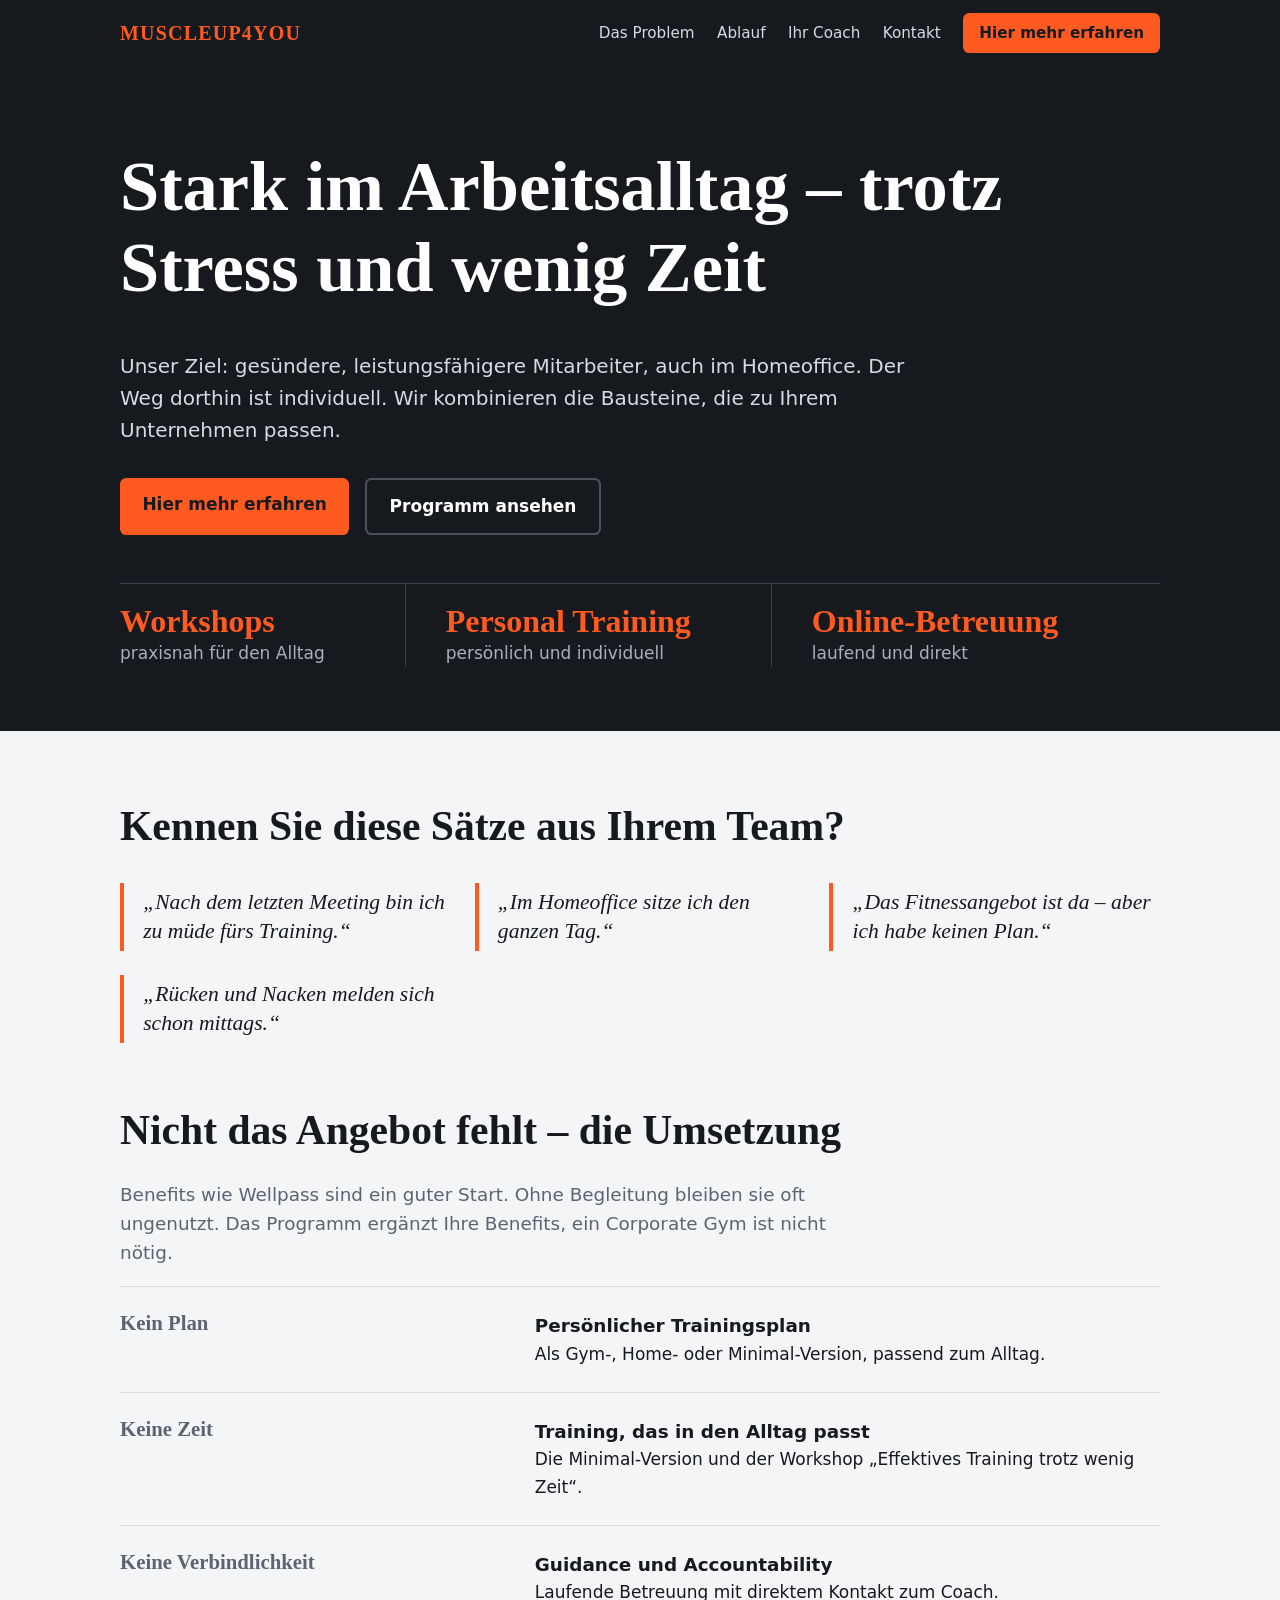
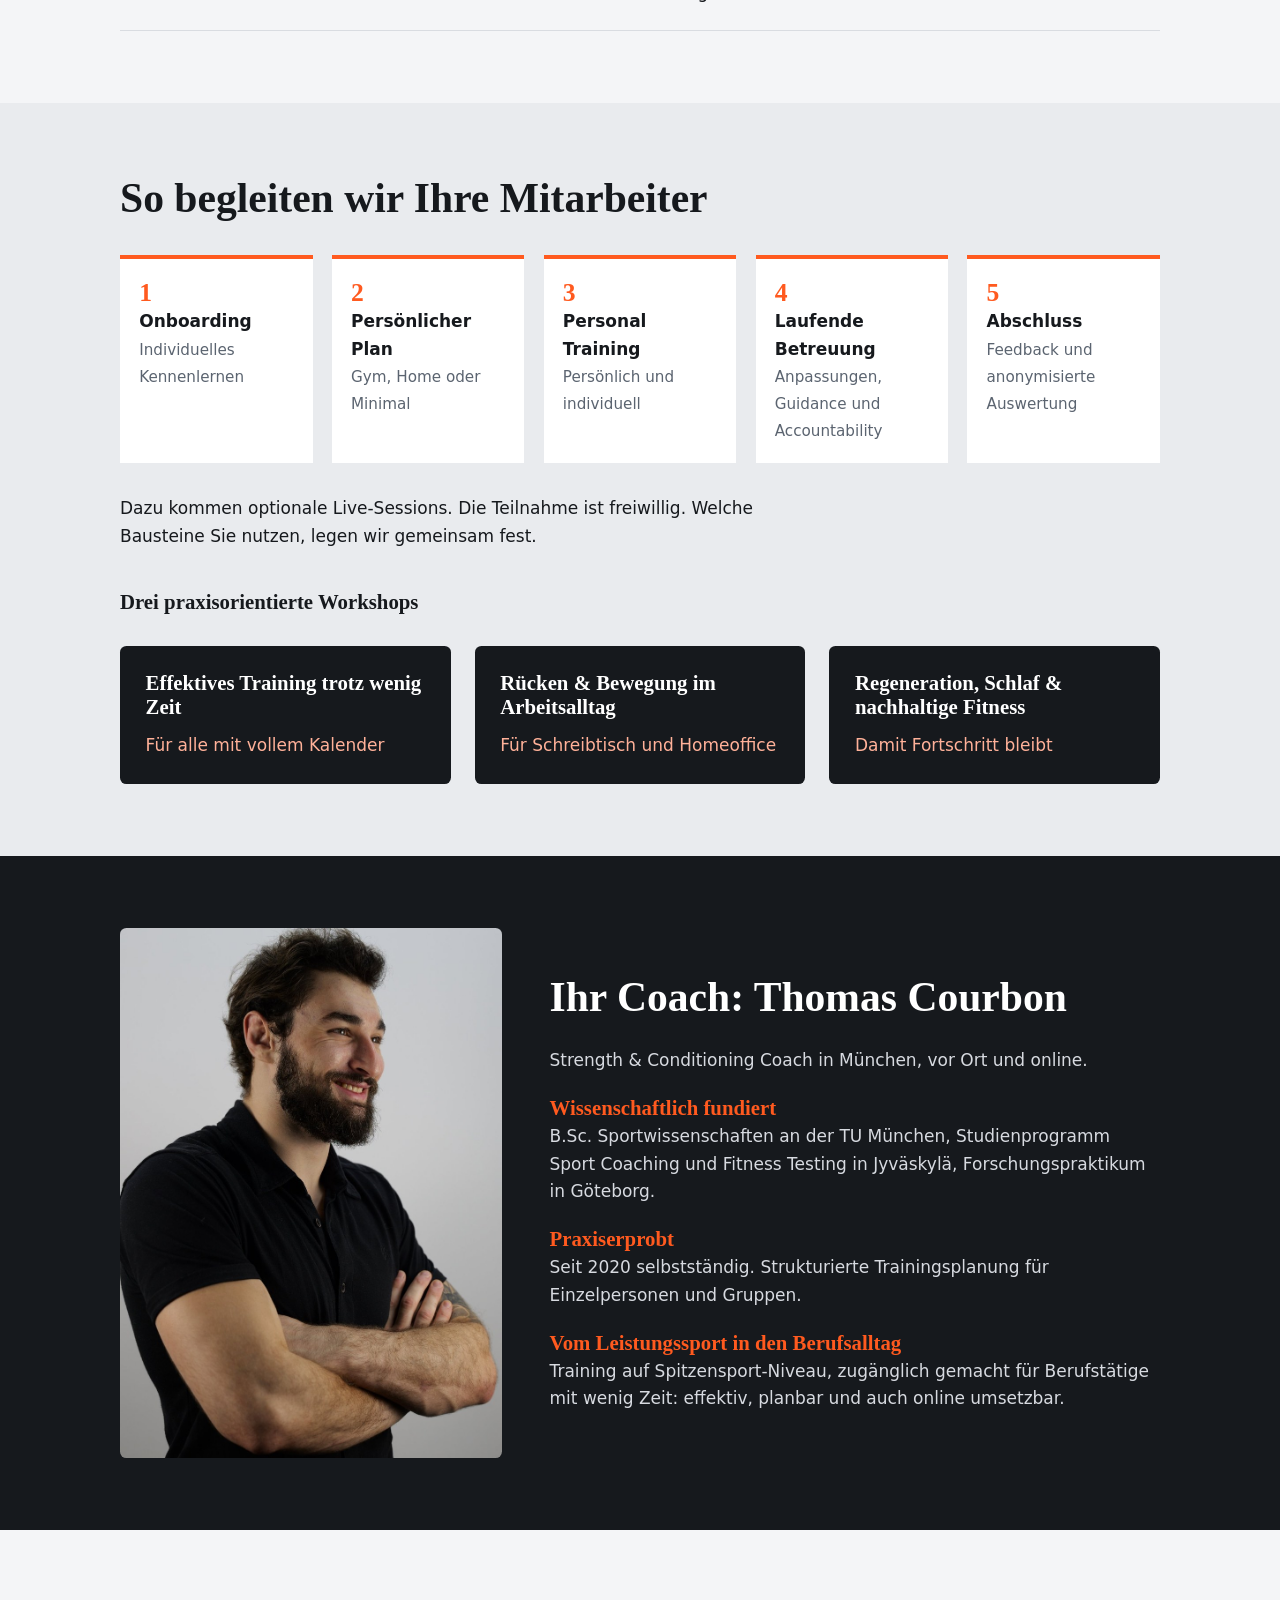
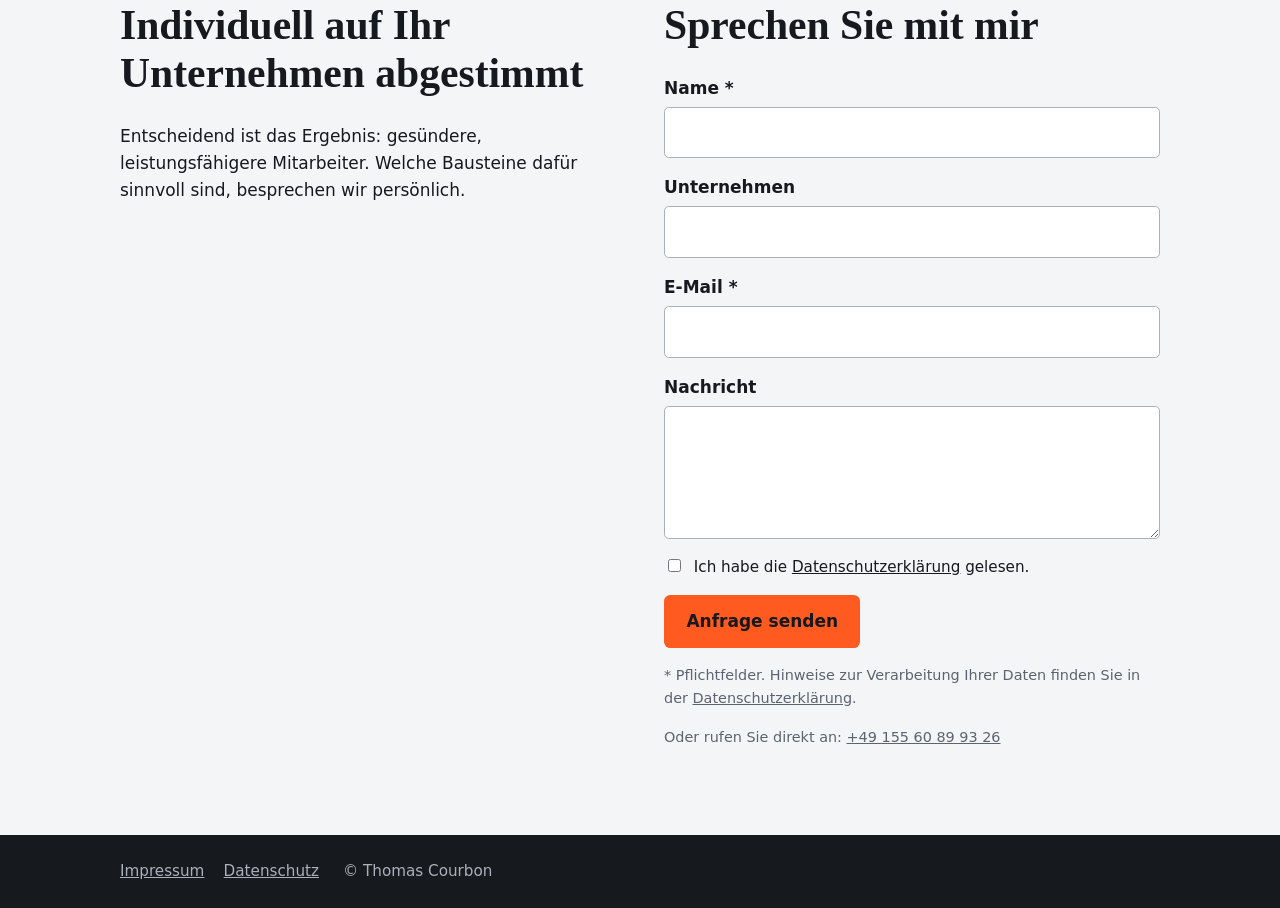
<file: index.html>
<!doctype html><html lang="de"><head><meta charset="utf-8"><meta name="viewport" content="width=device-width,initial-scale=1">
<title>Muscleup4you – Corporate Strength &amp; Performance</title>
<meta name="description" content="Gesündere, leistungsfähigere Mitarbeiter: Workshops, Personal Training und laufende Online-Betreuung, individuell auf Ihr Unternehmen abgestimmt.">
<meta property="og:title" content="Muscleup4you – Corporate Strength &amp; Performance"><meta property="og:description" content="Stark im Arbeitsalltag – trotz Stress und wenig Zeit."><meta property="og:type" content="website"><meta property="og:image" content="https://corporate.muscleupforyou.com/assets/thomas-courbon.jpg">
<link rel="icon" href="data:image/svg+xml,%3Csvg xmlns='http://www.w3.org/2000/svg' viewBox='0 0 32 32'%3E%3Crect width='32' height='32' rx='6' fill='%2316191d'/%3E%3Cpath d='M7 25V7h4l5 9 5-9h4v18h-4V14l-5 9-5-9v11z' fill='%23ff5a1f'/%3E%3C/svg%3E">
<link rel="stylesheet" href="style.css"></head><body>
<a class="skip" href="#main">Zum Inhalt springen</a>
<header><div class="wrap"><a class="logo" href="#">MUSCLEUP4YOU</a>
<nav aria-label="Hauptnavigation"><a href="#problem">Das Problem</a><a href="#ablauf">Ablauf</a><a href="#coach">Ihr Coach</a><a href="#kontakt">Kontakt</a><a class="btn" href="tel:+4915560899326">Hier mehr erfahren</a></nav></div></header>
<main id="main">
<section class="dark hero"><div class="wrap">
<h1>Stark im Arbeitsalltag – trotz Stress und wenig Zeit</h1>
<p>Unser Ziel: gesündere, leistungsfähigere Mitarbeiter, auch im Homeoffice. Der Weg dorthin ist individuell. Wir kombinieren die Bausteine, die zu Ihrem Unternehmen passen.</p>
<div class="btns"><a class="btn" href="tel:+4915560899326">Hier mehr erfahren</a><a class="btn ghost" href="#problem">Programm ansehen</a></div>
<dl class="facts"><div><dt>Workshops</dt><dd>praxisnah für den Alltag</dd></div><div><dt>Personal Training</dt><dd>persönlich und individuell</dd></div><div><dt>Online-Betreuung</dt><dd>laufend und direkt</dd></div></dl>
</div></section>

<section id="problem"><div class="wrap">
<h2>Kennen Sie diese Sätze aus Ihrem Team?</h2>
<div class="quotes"><blockquote>„Nach dem letzten Meeting bin ich zu müde fürs Training.“</blockquote><blockquote>„Im Homeoffice sitze ich den ganzen Tag.“</blockquote><blockquote>„Das Fitnessangebot ist da – aber ich habe keinen Plan.“</blockquote><blockquote>„Rücken und Nacken melden sich schon mittags.“</blockquote></div>
<h2>Nicht das Angebot fehlt – die Umsetzung</h2>
<p class="lead">Benefits wie Wellpass sind ein guter Start. Ohne Begleitung bleiben sie oft ungenutzt. Das Programm ergänzt Ihre Benefits, ein Corporate Gym ist nicht nötig.</p>
<div class="gap"><h3>Kein Plan</h3><p><strong>Persönlicher Trainingsplan</strong><br>Als Gym-, Home- oder Minimal-Version, passend zum Alltag.</p></div>
<div class="gap"><h3>Keine Zeit</h3><p><strong>Training, das in den Alltag passt</strong><br>Die Minimal-Version und der Workshop „Effektives Training trotz wenig Zeit“.</p></div>
<div class="gap"><h3>Keine Verbindlichkeit</h3><p><strong>Guidance und Accountability</strong><br>Laufende Betreuung mit direktem Kontakt zum Coach.</p></div>
</div></section>

<section id="ablauf" style="background:#e9ebee"><div class="wrap">
<h2>So begleiten wir Ihre Mitarbeiter</h2>
<ol class="steps"><li><strong>Onboarding</strong><span>Individuelles Kennenlernen</span></li><li><strong>Persönlicher Plan</strong><span>Gym, Home oder Minimal</span></li><li><strong>Personal Training</strong><span>Persönlich und individuell</span></li><li><strong>Laufende Betreuung</strong><span>Anpassungen, Guidance und Accountability</span></li><li><strong>Abschluss</strong><span>Feedback und anonymisierte Auswertung</span></li></ol>
<p>Dazu kommen optionale Live-Sessions. Die Teilnahme ist freiwillig. Welche Bausteine Sie nutzen, legen wir gemeinsam fest.</p>
<h3 style="margin-top:2.5rem">Drei praxisorientierte Workshops</h3>
<div class="ws"><div><h3>Effektives Training trotz wenig Zeit</h3><p>Für alle mit vollem Kalender</p></div><div><h3>Rücken &amp; Bewegung im Arbeitsalltag</h3><p>Für Schreibtisch und Homeoffice</p></div><div><h3>Regeneration, Schlaf &amp; nachhaltige Fitness</h3><p>Damit Fortschritt bleibt</p></div></div>
</div></section>

<section id="coach" class="dark"><div class="wrap coach">
<img src="assets/thomas-courbon.jpg" width="865" height="1201" alt="Thomas Courbon, Strength and Conditioning Coach, mit verschränkten Armen" loading="lazy">
<div><h2>Ihr Coach: Thomas Courbon</h2><p>Strength &amp; Conditioning Coach in München, vor Ort und online.</p>
<h3>Wissenschaftlich fundiert</h3><p>B.Sc. Sportwissenschaften an der TU München, Studienprogramm Sport Coaching und Fitness Testing in Jyväskylä, Forschungspraktikum in Göteborg.</p>
<h3>Praxiserprobt</h3><p>Seit 2020 selbstständig. Strukturierte Trainingsplanung für Einzelpersonen und Gruppen.</p>
<h3>Vom Leistungssport in den Berufsalltag</h3><p>Training auf Spitzensport-Niveau, zugänglich gemacht für Berufstätige mit wenig Zeit: effektiv, planbar und auch online umsetzbar.</p></div>
</div></section>

<section id="kontakt"><div class="wrap cta"><div>
<h2>Individuell auf Ihr Unternehmen abgestimmt</h2><p>Entscheidend ist das Ergebnis: gesündere, leistungsfähigere Mitarbeiter. Welche Bausteine dafür sinnvoll sind, besprechen wir persönlich.</p></div>
<div><h2>Sprechen Sie mit mir</h2>
<form action="https://api.web3forms.com/submit" method="POST">
<input type="hidden" name="access_key" value="D7bea2c6-2959-4cea-89b6-689fb41a0f3f">
<input type="hidden" name="subject" value="Neue Anfrage über corporate.muscleupforyou.com">
<input type="hidden" name="from_name" value="Muscleup4you Website">
<input type="hidden" name="redirect" value="https://corporate.muscleupforyou.com/danke.html">
<input type="checkbox" name="botcheck" class="hp" tabindex="-1" autocomplete="off" aria-hidden="true">
<label>Name *<input name="name" required autocomplete="name"></label>
<label>Unternehmen<input name="unternehmen" autocomplete="organization"></label>
<label>E-Mail *<input type="email" name="email" required autocomplete="email"></label>
<label>Nachricht<textarea name="nachricht" rows="4"></textarea></label>
<label class="check"><input type="checkbox" required> Ich habe die <a href="datenschutz.html">Datenschutzerklärung</a> gelesen.</label>
<button class="btn" type="submit">Anfrage senden</button><p class="small">* Pflichtfelder. Hinweise zur Verarbeitung Ihrer Daten finden Sie in der <a href="datenschutz.html">Datenschutzerklärung</a>.</p></form>
<p class="small">Oder rufen Sie direkt an: <a href="tel:+4915560899326">+49 155 60 89 93 26</a></p></div></div></section>
</main>
<footer><div class="wrap"><a href="impressum.html">Impressum</a><a href="datenschutz.html">Datenschutz</a> © Thomas Courbon</div></footer>
</body></html>
</file>
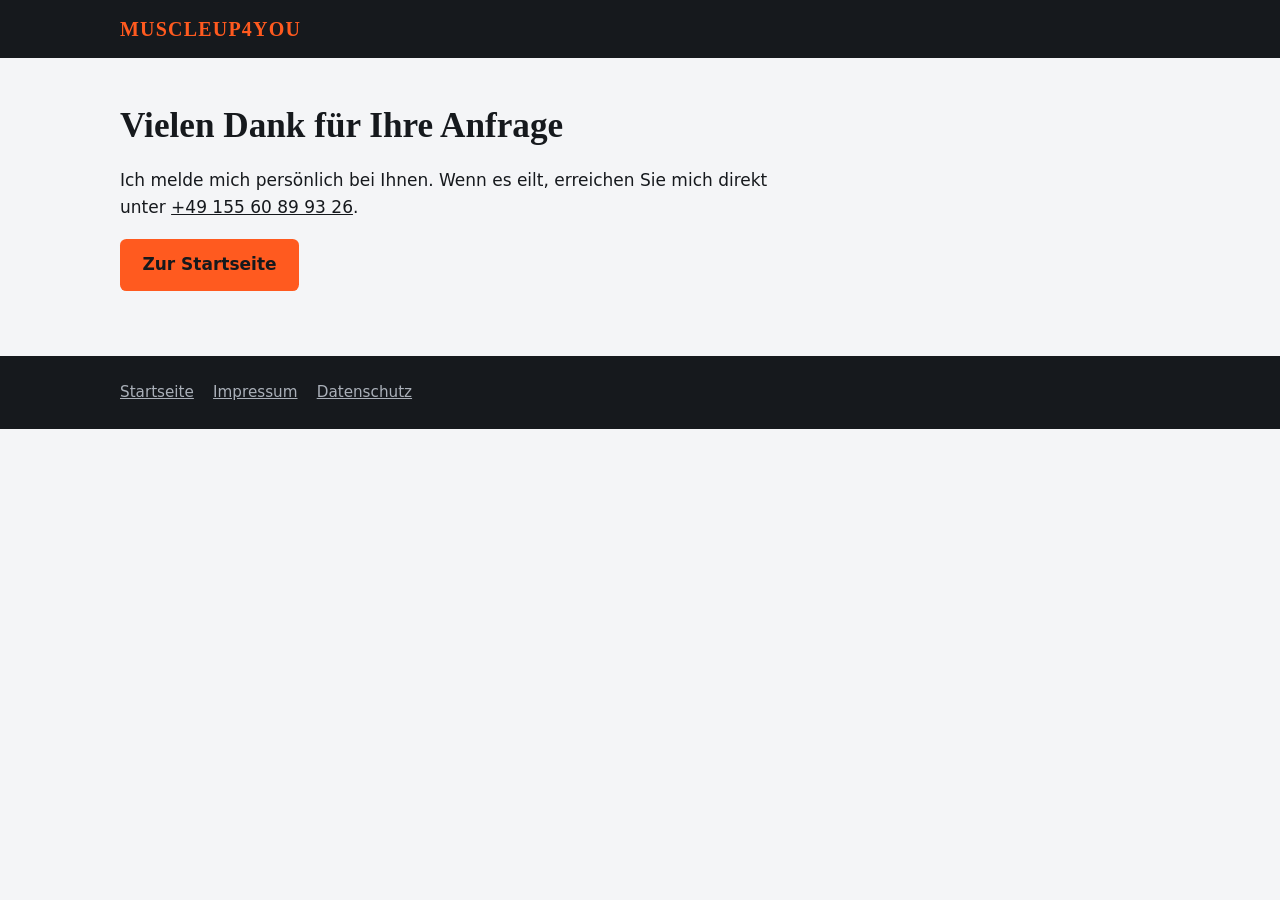
<file: danke.html>
<!doctype html><html lang="de"><head><meta charset="utf-8"><meta name="viewport" content="width=device-width,initial-scale=1"><meta name="robots" content="noindex"><title>Danke – Muscleup4you</title><link rel="stylesheet" href="style.css"></head><body>
<header><div class="wrap"><a class="logo" href="index.html">MUSCLEUP4YOU</a></div></header>
<main class="legal"><div class="wrap"><h1>Vielen Dank für Ihre Anfrage</h1><p>Ich melde mich persönlich bei Ihnen. Wenn es eilt, erreichen Sie mich direkt unter <a href="tel:+4915560899326">+49 155 60 89 93 26</a>.</p><p><a class="btn" href="index.html">Zur Startseite</a></p></div></main><footer><div class="wrap"><a href="index.html">Startseite</a><a href="impressum.html">Impressum</a><a href="datenschutz.html">Datenschutz</a></div></footer></body></html>
</file>
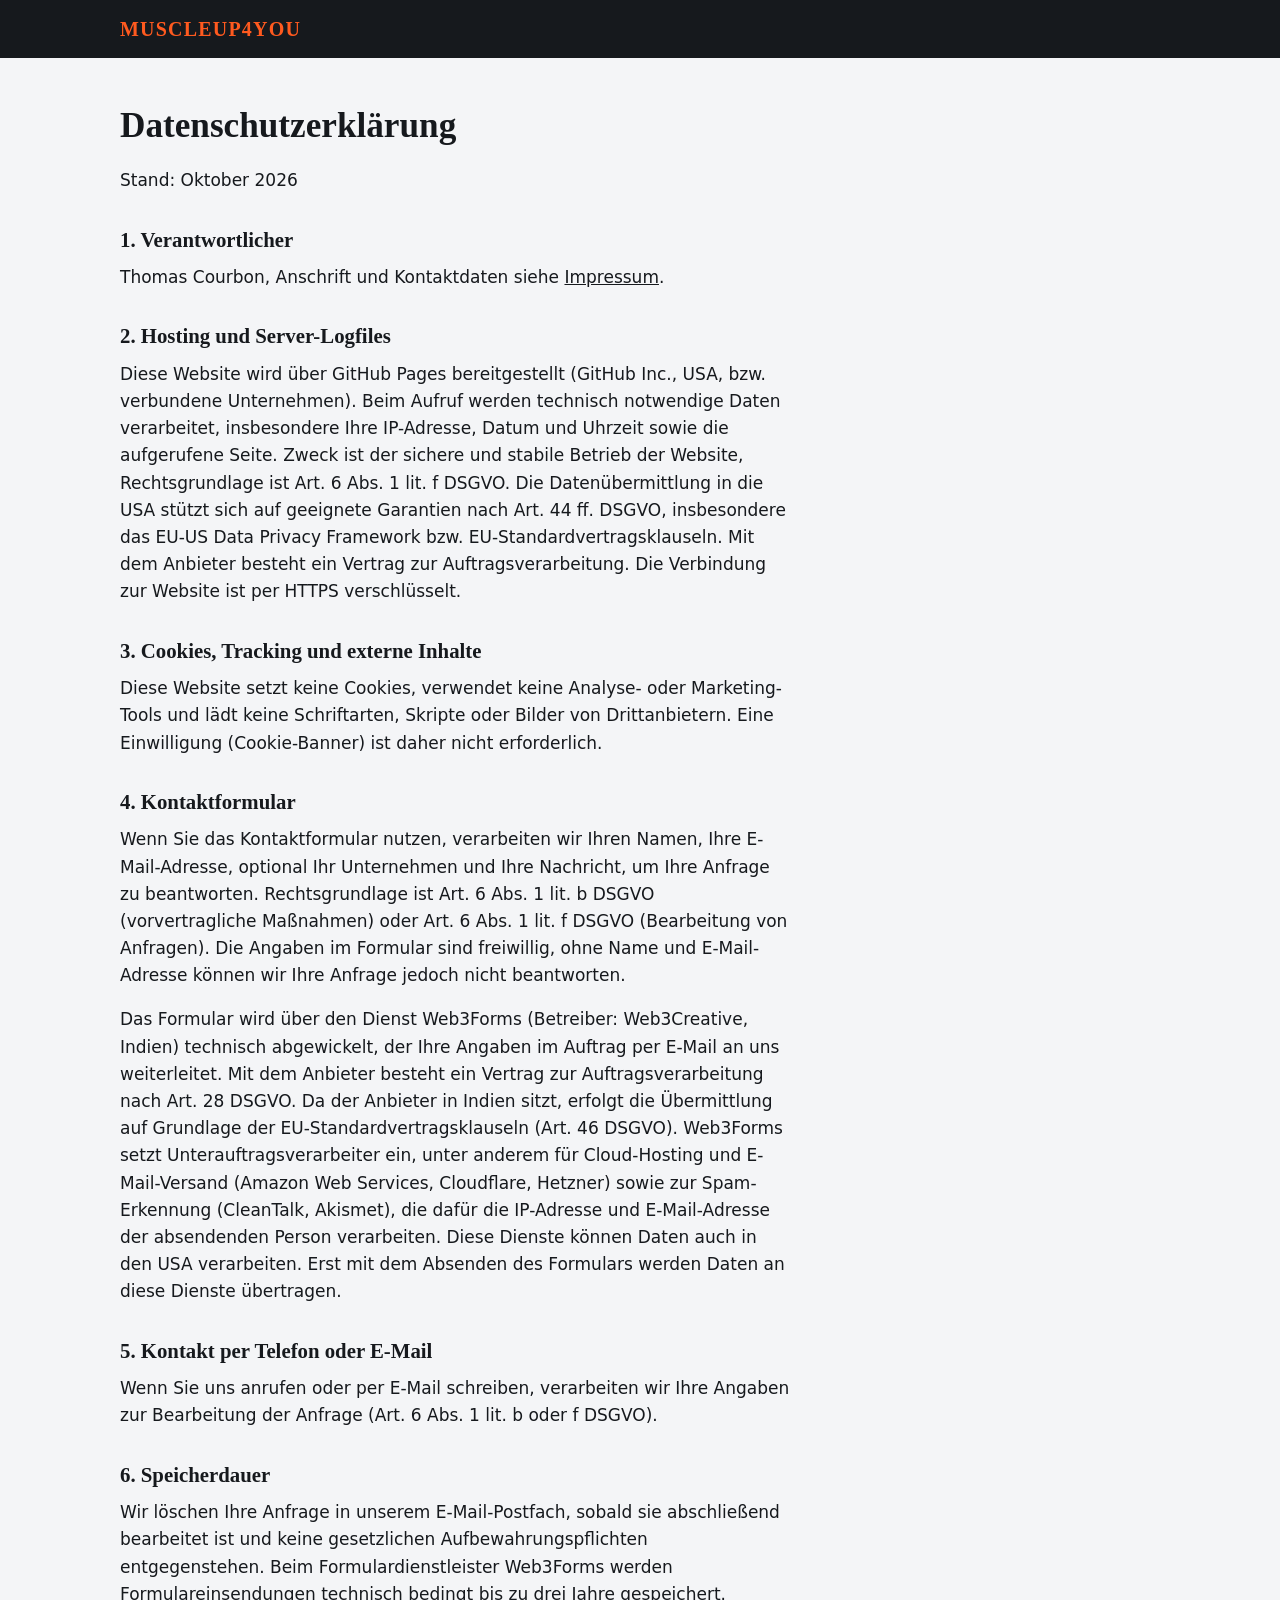
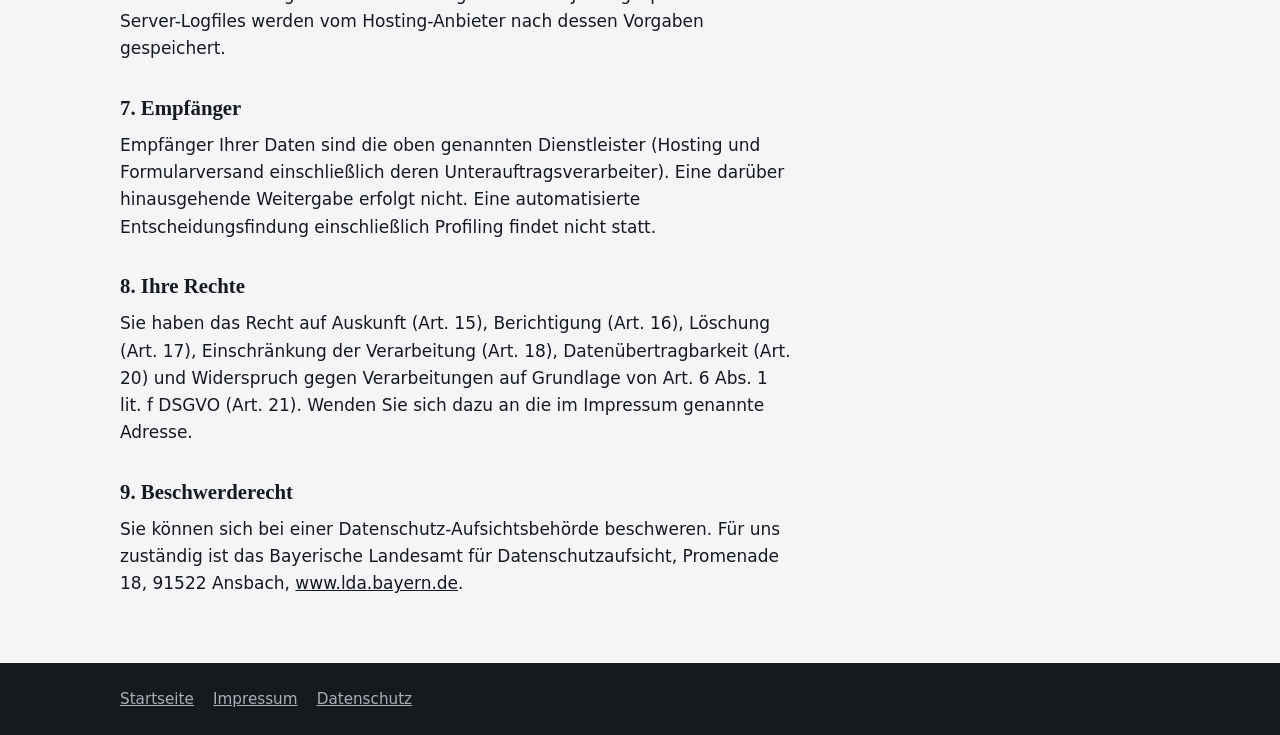
<file: datenschutzbetter.html>
<!doctype html><html lang="de"><head><meta charset="utf-8"><meta name="viewport" content="width=device-width,initial-scale=1"><meta name="robots" content="noindex"><title>Datenschutzerklärung – Muscleup4you</title><link rel="stylesheet" href="style.css"></head><body>
<header><div class="wrap"><a class="logo" href="index.html">MUSCLEUP4YOU</a></div></header>
<main class="legal"><div class="wrap"><h1>Datenschutzerklärung</h1>
<p>Stand: Oktober 2026</p>
<h2>1. Verantwortlicher</h2>
<p>Thomas Courbon, Anschrift und Kontaktdaten siehe <a href="impressum.html">Impressum</a>.</p>
<h2>2. Hosting und Server-Logfiles</h2>
<p>Diese Website wird über GitHub Pages bereitgestellt (GitHub Inc., USA, bzw. verbundene Unternehmen). Beim Aufruf werden technisch notwendige Daten verarbeitet, insbesondere Ihre IP-Adresse, Datum und Uhrzeit sowie die aufgerufene Seite. Zweck ist der sichere und stabile Betrieb der Website, Rechtsgrundlage ist Art. 6 Abs. 1 lit. f DSGVO. Die Datenübermittlung in die USA stützt sich auf geeignete Garantien nach Art. 44 ff. DSGVO, insbesondere das EU-US Data Privacy Framework bzw. EU-Standardvertragsklauseln. Mit dem Anbieter besteht ein Vertrag zur Auftragsverarbeitung. Die Verbindung zur Website ist per HTTPS verschlüsselt.</p>
<h2>3. Cookies, Tracking und externe Inhalte</h2>
<p>Diese Website setzt keine Cookies, verwendet keine Analyse- oder Marketing-Tools und lädt keine Schriftarten, Skripte oder Bilder von Drittanbietern. Eine Einwilligung (Cookie-Banner) ist daher nicht erforderlich.</p>
<h2>4. Kontaktformular</h2>
<p>Wenn Sie das Kontaktformular nutzen, verarbeiten wir Ihren Namen, Ihre E-Mail-Adresse, optional Ihr Unternehmen und Ihre Nachricht, um Ihre Anfrage zu beantworten. Rechtsgrundlage ist Art. 6 Abs. 1 lit. b DSGVO (vorvertragliche Maßnahmen) oder Art. 6 Abs. 1 lit. f DSGVO (Bearbeitung von Anfragen). Die Angaben im Formular sind freiwillig, ohne Name und E-Mail-Adresse können wir Ihre Anfrage jedoch nicht beantworten.</p>
<p>Das Formular wird über den Dienst Web3Forms (Betreiber: Web3Creative, Indien) technisch abgewickelt, der Ihre Angaben im Auftrag per E-Mail an uns weiterleitet. Mit dem Anbieter besteht ein Vertrag zur Auftragsverarbeitung nach Art. 28 DSGVO. Da der Anbieter in Indien sitzt, erfolgt die Übermittlung auf Grundlage der EU-Standardvertragsklauseln (Art. 46 DSGVO). Web3Forms setzt Unterauftragsverarbeiter ein, unter anderem für Cloud-Hosting und E-Mail-Versand (Amazon Web Services, Cloudflare, Hetzner) sowie zur Spam-Erkennung (CleanTalk, Akismet), die dafür die IP-Adresse und E-Mail-Adresse der absendenden Person verarbeiten. Diese Dienste können Daten auch in den USA verarbeiten. Erst mit dem Absenden des Formulars werden Daten an diese Dienste übertragen.</p>
<h2>5. Kontakt per Telefon oder E-Mail</h2>
<p>Wenn Sie uns anrufen oder per E-Mail schreiben, verarbeiten wir Ihre Angaben zur Bearbeitung der Anfrage (Art. 6 Abs. 1 lit. b oder f DSGVO).</p>
<h2>6. Speicherdauer</h2><p>Wir löschen Ihre Anfrage in unserem E-Mail-Postfach, sobald sie abschließend bearbeitet ist und keine gesetzlichen Aufbewahrungspflichten entgegenstehen. Beim Formulardienstleister Web3Forms werden Formulareinsendungen technisch bedingt bis zu drei Jahre gespeichert. Server-Logfiles werden vom Hosting-Anbieter nach dessen Vorgaben gespeichert.</p>
<h2>7. Empfänger</h2><p>Empfänger Ihrer Daten sind die oben genannten Dienstleister (Hosting und Formularversand einschließlich deren Unterauftragsverarbeiter). Eine darüber hinausgehende Weitergabe erfolgt nicht. Eine automatisierte Entscheidungsfindung einschließlich Profiling findet nicht statt.</p>
<h2>8. Ihre Rechte</h2>
<p>Sie haben das Recht auf Auskunft (Art. 15), Berichtigung (Art. 16), Löschung (Art. 17), Einschränkung der Verarbeitung (Art. 18), Datenübertragbarkeit (Art. 20) und Widerspruch gegen Verarbeitungen auf Grundlage von Art. 6 Abs. 1 lit. f DSGVO (Art. 21). Wenden Sie sich dazu an die im Impressum genannte Adresse.</p>
<h2>9. Beschwerderecht</h2>
<p>Sie können sich bei einer Datenschutz-Aufsichtsbehörde beschweren. Für uns zuständig ist das Bayerische Landesamt für Datenschutzaufsicht, Promenade 18, 91522 Ansbach, <a href="https://www.lda.bayern.de">www.lda.bayern.de</a>.</p></div></main><footer><div class="wrap"><a href="index.html">Startseite</a><a href="impressum.html">Impressum</a><a href="datenschutz.html">Datenschutz</a></div></footer></body></html>
</file>
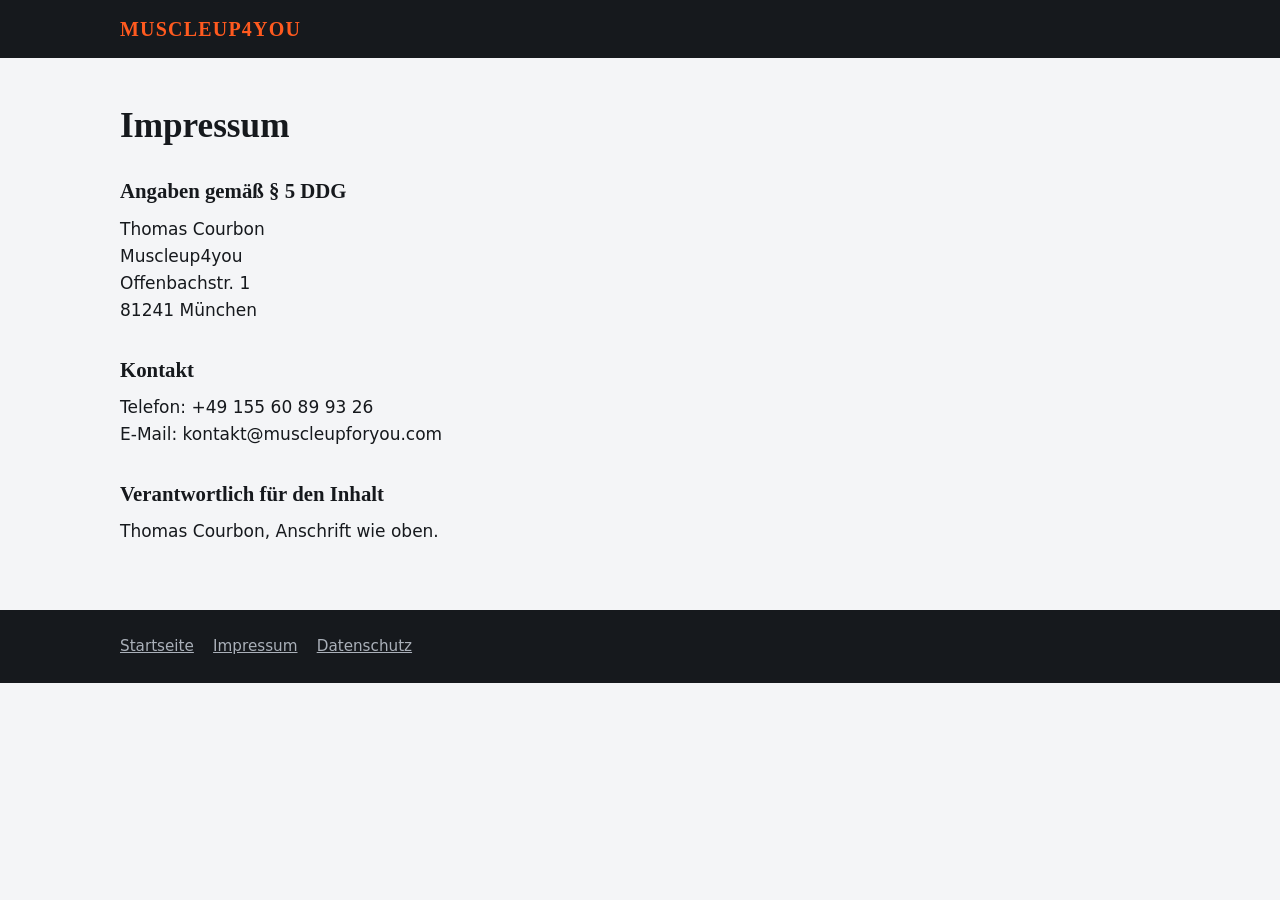
<file: impressum.html>
<!doctype html><html lang="de"><head><meta charset="utf-8"><meta name="viewport" content="width=device-width,initial-scale=1"><meta name="robots" content="noindex"><title>Impressum – Muscleup4you</title><link rel="stylesheet" href="style.css"></head><body>
<header><div class="wrap"><a class="logo" href="index.html">MUSCLEUP4YOU</a></div></header>
<main class="legal"><div class="wrap"><h1>Impressum</h1>
<h2>Angaben gemäß § 5 DDG</h2>
<p>Thomas Courbon<br>Muscleup4you<br>Offenbachstr. 1<br>81241 München</p>
<h2>Kontakt</h2>
<p>Telefon: +49 155 60 89 93 26<br>E-Mail: kontakt@muscleupforyou.com</p>
<h2>Verantwortlich für den Inhalt</h2>
<p>Thomas Courbon, Anschrift wie oben.</p></div></main><footer><div class="wrap"><a href="index.html">Startseite</a><a href="impressum.html">Impressum</a><a href="datenschutz.html">Datenschutz</a></div></footer></body></html>
</file>
<file: style.css>
:root{--ink:#16191d;--paper:#f4f5f7;--card:#fff;--line:#d9dce1;--mute:#5b6470;--fire:#ff5a1f;--fire-d:#c93d08;--soft:#ffb199;--serif:Cambria,Georgia,"Times New Roman",serif;--sans:system-ui,-apple-system,"Segoe UI",Roboto,Helvetica,Arial,sans-serif}
*{box-sizing:border-box}html{scroll-behavior:smooth;scroll-padding-top:4.5rem}
body{margin:0;font:1.0625rem/1.6 var(--sans);color:var(--ink);background:var(--paper)}
h1,h2,h3{font-family:var(--serif);line-height:1.15;margin:0 0 .6em}
h1{font-size:clamp(2.4rem,6vw,4.4rem)}h2{font-size:clamp(1.8rem,3.6vw,2.6rem)}h3{font-size:1.3rem}
p{margin:0 0 1em;max-width:62ch}a{color:inherit}
:focus-visible{outline:3px solid var(--fire);outline-offset:3px}
.wrap{max-width:68rem;margin:0 auto;padding:0 1.5rem}
.skip{position:absolute;left:-999px}.skip:focus{left:1rem;top:1rem;background:#fff;padding:.5rem;z-index:9}
header{position:sticky;top:0;z-index:5;background:var(--ink);color:#fff}
header .wrap{display:flex;align-items:center;justify-content:space-between;gap:1rem;padding-top:.8rem;padding-bottom:.8rem}
.logo{font-family:var(--serif);font-weight:700;font-size:1.25rem;letter-spacing:.06em;color:var(--fire);text-decoration:none}
nav{display:flex;gap:1.4rem;align-items:center}nav a{text-decoration:none;font-size:.95rem;color:#d7dae0}nav a:hover{color:#fff}
.btn{display:inline-block;background:var(--fire);color:var(--ink);font-weight:700;padding:.8rem 1.4rem;border-radius:.4rem;text-decoration:none}
.btn:hover{background:#ff7a47}.btn.ghost{background:none;color:#fff;border:2px solid #4b525c}.btn.ghost:hover{border-color:#fff}
nav .btn{padding:.5rem 1rem;color:var(--ink)}
section{padding:4.5rem 0}.dark{background:var(--ink);color:#fff}
.hero{padding:5rem 0 4rem}.hero p{font-size:1.25rem;color:#d7dae0}
.hero .btns{display:flex;gap:1rem;flex-wrap:wrap;margin:2rem 0 3rem}
.facts{display:flex;flex-wrap:wrap;margin:0;border-top:1px solid #3a4048}
.facts div{padding:1.2rem 2.5rem 0 0;margin-right:2.5rem}.facts div+div{border-left:1px solid #3a4048;padding-left:2.5rem}
.facts dt{font:700 2rem var(--serif);color:var(--fire)}.facts dd{margin:0;color:#aab0b9}
.quotes{display:grid;grid-template-columns:repeat(auto-fit,minmax(16rem,1fr));gap:1.5rem;margin:2rem 0 4rem}
blockquote{margin:0;padding:.3rem 0 .3rem 1.2rem;border-left:4px solid var(--fire);font:italic 1.35rem/1.35 var(--serif)}
.gap{display:grid;grid-template-columns:1fr 1.6fr;gap:1.5rem;padding:1.5rem 0;border-top:1px solid var(--line)}
.gap:last-of-type{border-bottom:1px solid var(--line)}.gap h3{margin:0;color:var(--mute)}.gap p{margin:0}.gap strong{font-size:1.15rem}
.lead{color:var(--mute);font-size:1.15rem}
ol.steps{list-style:none;counter-reset:s;margin:2rem 0;padding:0;display:grid;grid-template-columns:repeat(auto-fit,minmax(11rem,1fr));gap:1.2rem}
ol.steps li{counter-increment:s;background:var(--card);padding:1.2rem;border-top:4px solid var(--fire)}
ol.steps li::before{content:counter(s);display:block;font:700 1.6rem var(--serif);color:var(--fire)}
ol.steps strong{display:block}ol.steps span{color:var(--mute);font-size:.95rem}
.ws{display:grid;grid-template-columns:repeat(auto-fit,minmax(15rem,1fr));gap:1.5rem;margin-top:2rem}
.ws div{background:var(--ink);color:#fff;padding:1.6rem;border-radius:.4rem}.ws p{margin:0;color:var(--soft)}
.coach{display:grid;grid-template-columns:minmax(14rem,1fr) 1.6fr;gap:3rem;align-items:center}
.coach img{width:100%;height:auto;display:block;border-radius:.4rem}
.coach h3{color:var(--fire);margin:1.4rem 0 .2rem}.coach p{margin:0;color:#d7dae0}
.phone{font:700 clamp(1.8rem,5vw,2.6rem) var(--serif);text-decoration:none;color:var(--fire-d)}
.cta{display:grid;grid-template-columns:1fr 1fr;gap:3rem}.cta ul{padding:0;list-style:none}.cta li{margin-bottom:.5rem}
footer{background:var(--ink);color:#aab0b9;padding:1.5rem 0;font-size:.95rem}footer a{margin-right:1.2rem}
.legal{padding:3rem 0}.legal h1{font-size:2.2rem}.legal h2{font-size:1.3rem;margin-top:1.6em}
@media(max-width:46rem){nav a:not(.btn){display:none}.gap,.coach,.cta{grid-template-columns:1fr}.coach{gap:1.5rem}.facts div+div{border:0;padding-left:0}section{padding:3rem 0}}
@media(prefers-reduced-motion:reduce){html{scroll-behavior:auto}}
form label{display:block;font-weight:600;margin-bottom:1rem}
form input:not([type=checkbox]),form textarea{display:block;width:100%;margin-top:.3rem;padding:.7rem .8rem;font:inherit;border:1px solid #aab0b9;border-radius:.3rem;background:#fff;color:var(--ink)}
form .check{font-weight:400;font-size:.95rem}form .check input{margin-right:.5rem}.hp{position:absolute;left:-9999px}
form button{border:0;cursor:pointer;font:inherit;font-weight:700}.small{font-size:.9rem;color:var(--mute);margin-top:1rem}
</file>
